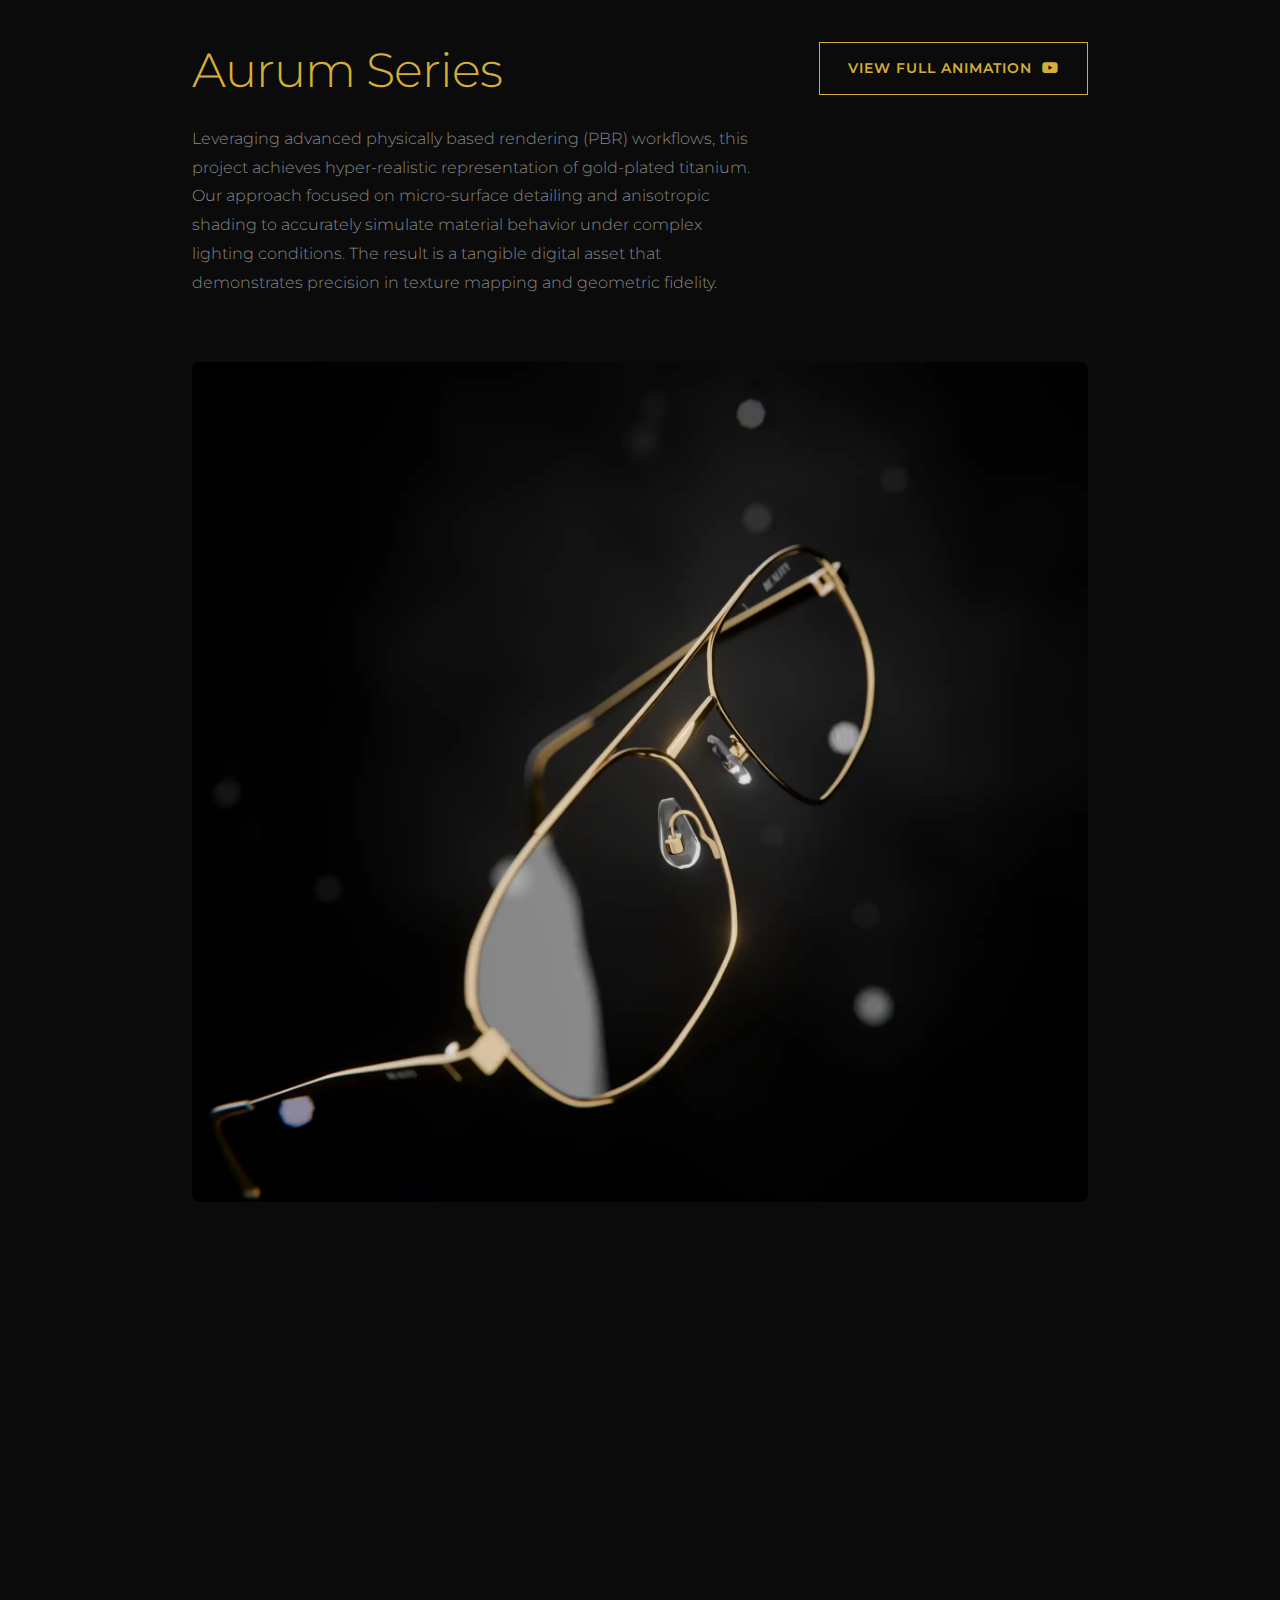
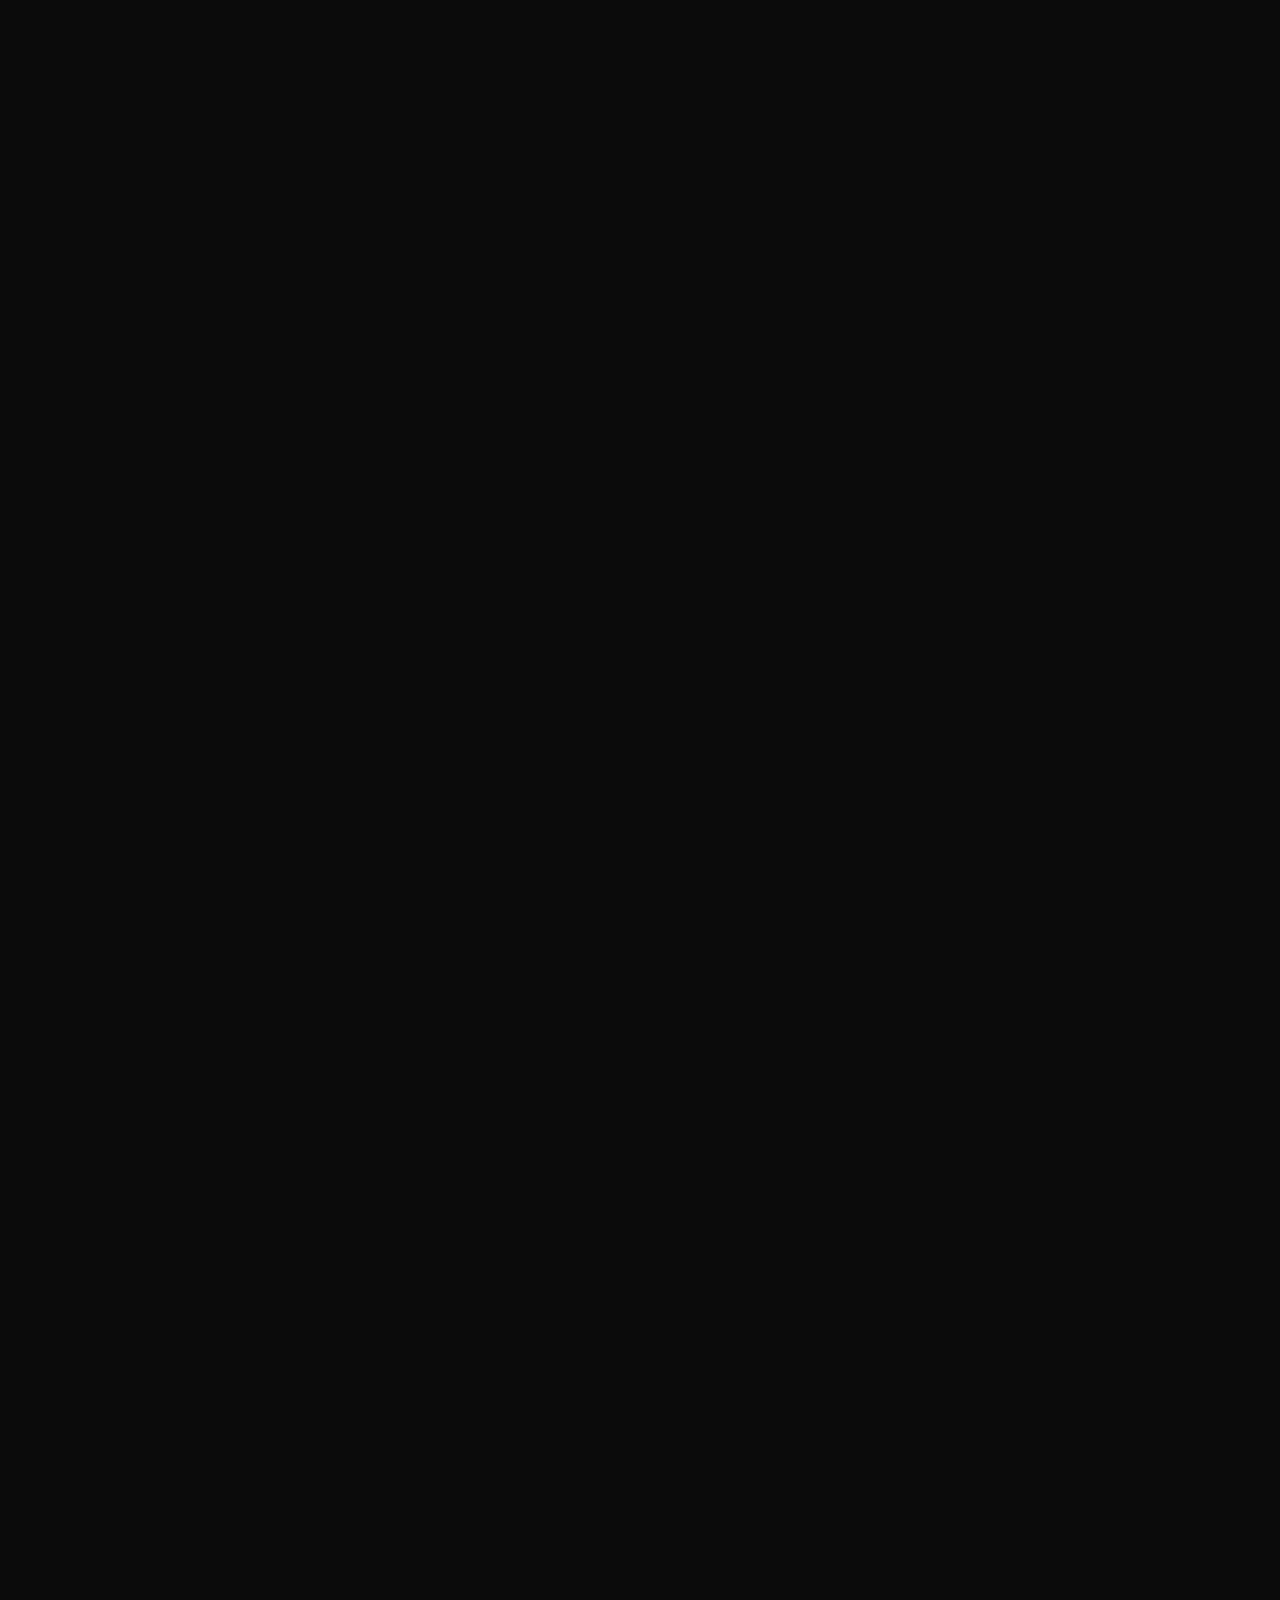
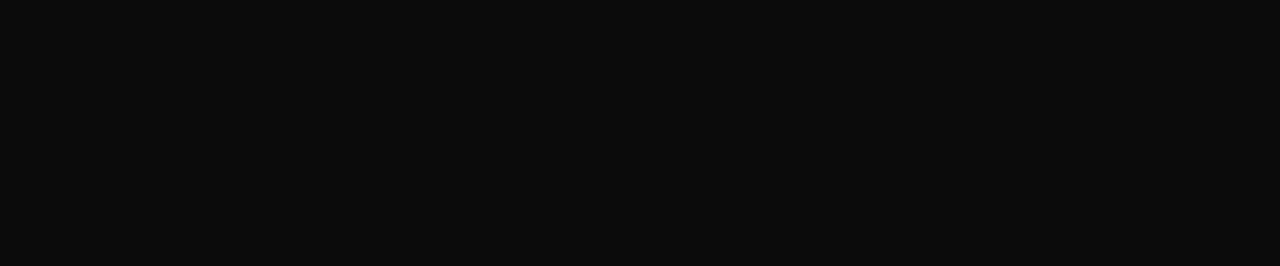
<file: project1.html>
<!DOCTYPE html>
<html lang="en">
<head>
    <meta charset="UTF-8">
    <meta name="viewport" content="width=device-width, initial-scale=1.0">
    <title>Project 1 | Reality Studios</title>
    <link rel="stylesheet" href="projectStyle.css">
    <link rel="stylesheet" href="https://cdnjs.cloudflare.com/ajax/libs/font-awesome/6.4.0/css/all.min.css">
</head>
<body>

    <header class="project-header">
        <div class="header-content">
            <h1>Aurum Series</h1>
            <p>Leveraging advanced physically based rendering (PBR) workflows, this project achieves hyper-realistic representation of gold-plated titanium. Our approach focused on micro-surface detailing and anisotropic shading to accurately simulate material behavior under complex lighting conditions. The result is a tangible digital asset that demonstrates precision in texture mapping and geometric fidelity.</p>
        </div>
        <a href="https://youtube.com/shorts/jZYyJaM46Pk" target="_blank" class="btn-primary">View Full Animation <i class="fab fa-youtube"></i></a>
    </header>

    <!-- Masonry Grid Container -->
    <main class="masonry-container">
        
        <!-- Item 1: Big Feature -->
        <div class="masonry-item big">
            <img src="images/pro_1/a_compressed.webp" alt="Studio Shot A">
        </div>

        <!-- Item 2: Tall Vertical -->
        <div class="masonry-item tall">
            <img src="images/pro_1/d_compressed.webp" alt="Studio Shot D (Tall)">
        </div>

        <!-- Item 3: Standard -->
        <div class="masonry-item">
            <img src="images/pro_1/b_compressed.webp" alt="Studio Shot B">
        </div>

        <!-- Item 4: Wide Horizontal -->
        <div class="masonry-item wide">
            <img src="images/pro_1/h_compressed.webp" alt="Studio Shot H (Wide)">
        </div>

        <!-- Item 5: Standard -->
        <div class="masonry-item">
            <img src="images/pro_1/e_compressed.webp" alt="Studio Shot E">
        </div>

        <!-- Item 6: Tall -->
        <div class="masonry-item tall">
            <img src="images/pro_1/g_compressed.webp" alt="Studio Shot G">
        </div>

        <!-- Item 7: Standard -->
        <div class="masonry-item">
            <img src="images/pro_1/f_compressed.webp" alt="Studio Shot F">
        </div>

    </main>

    <script src="projectScript.js"></script>
</body>
</html>
</file>
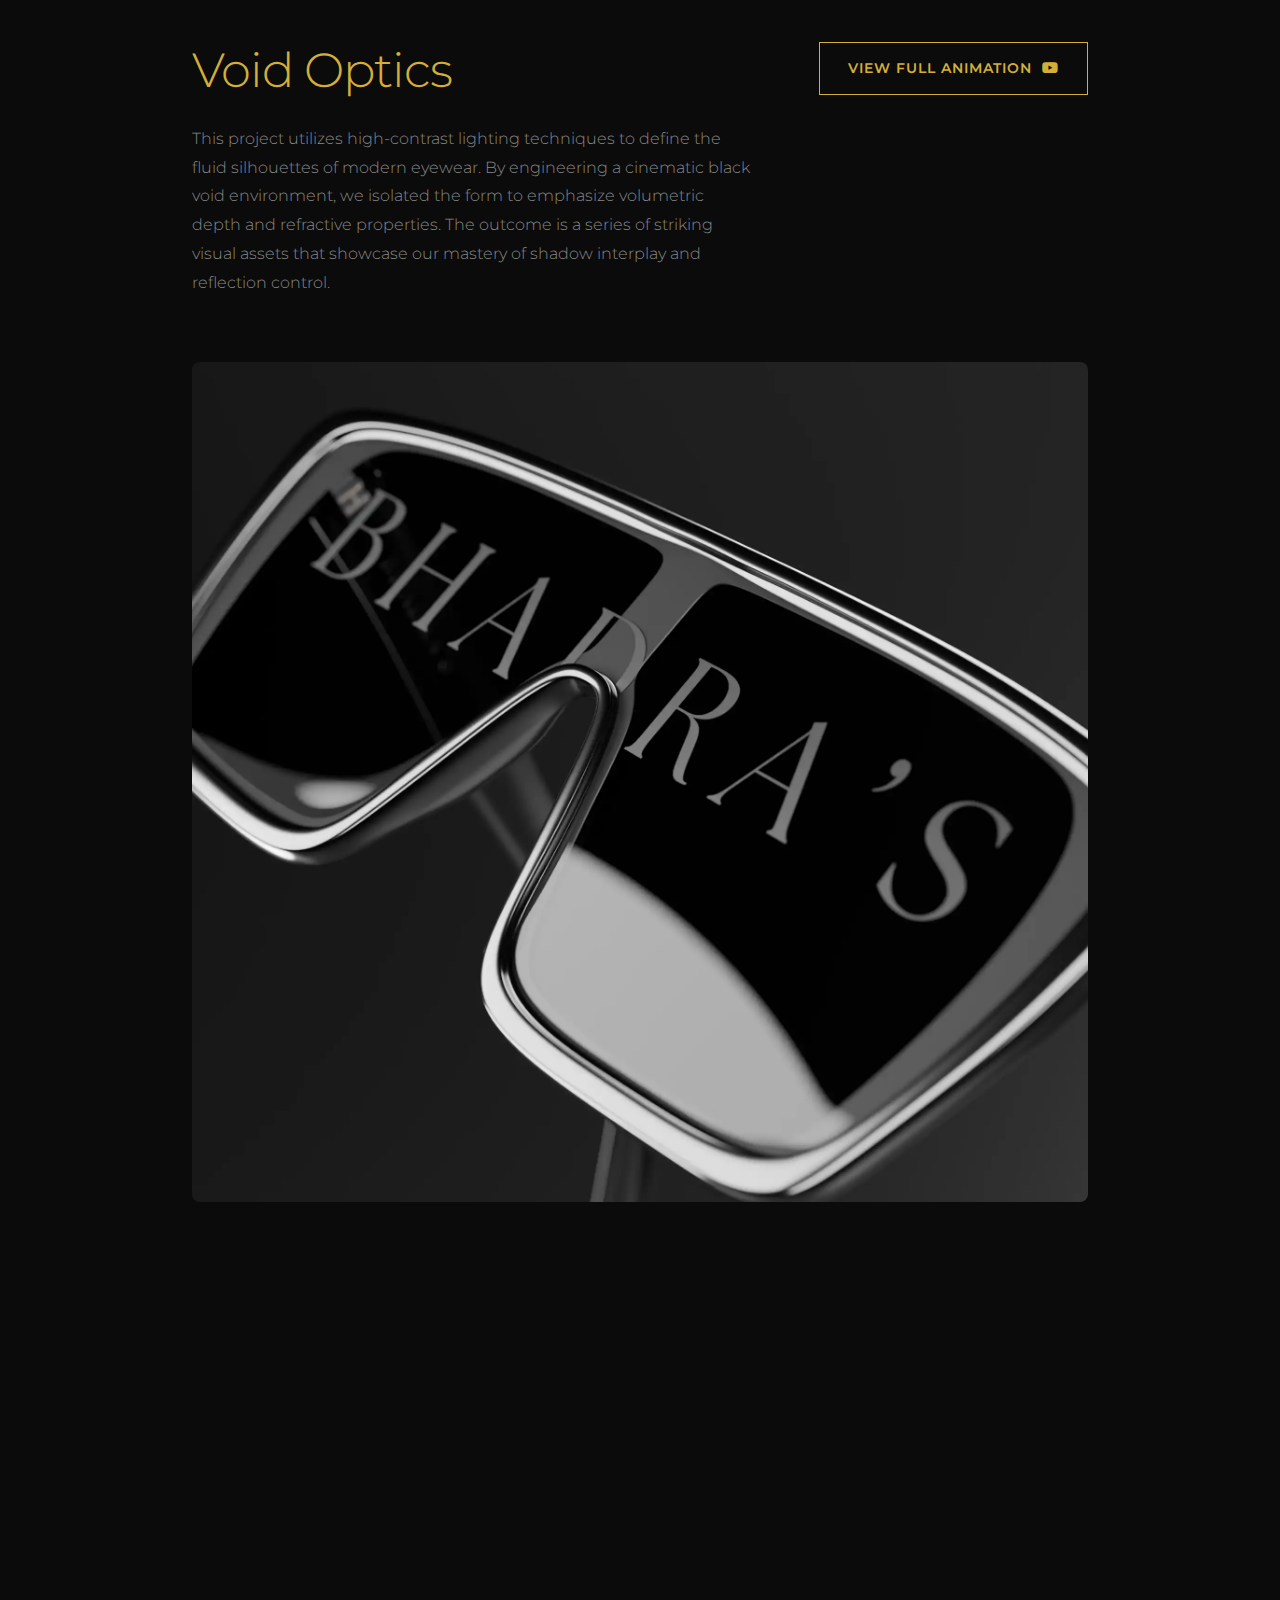
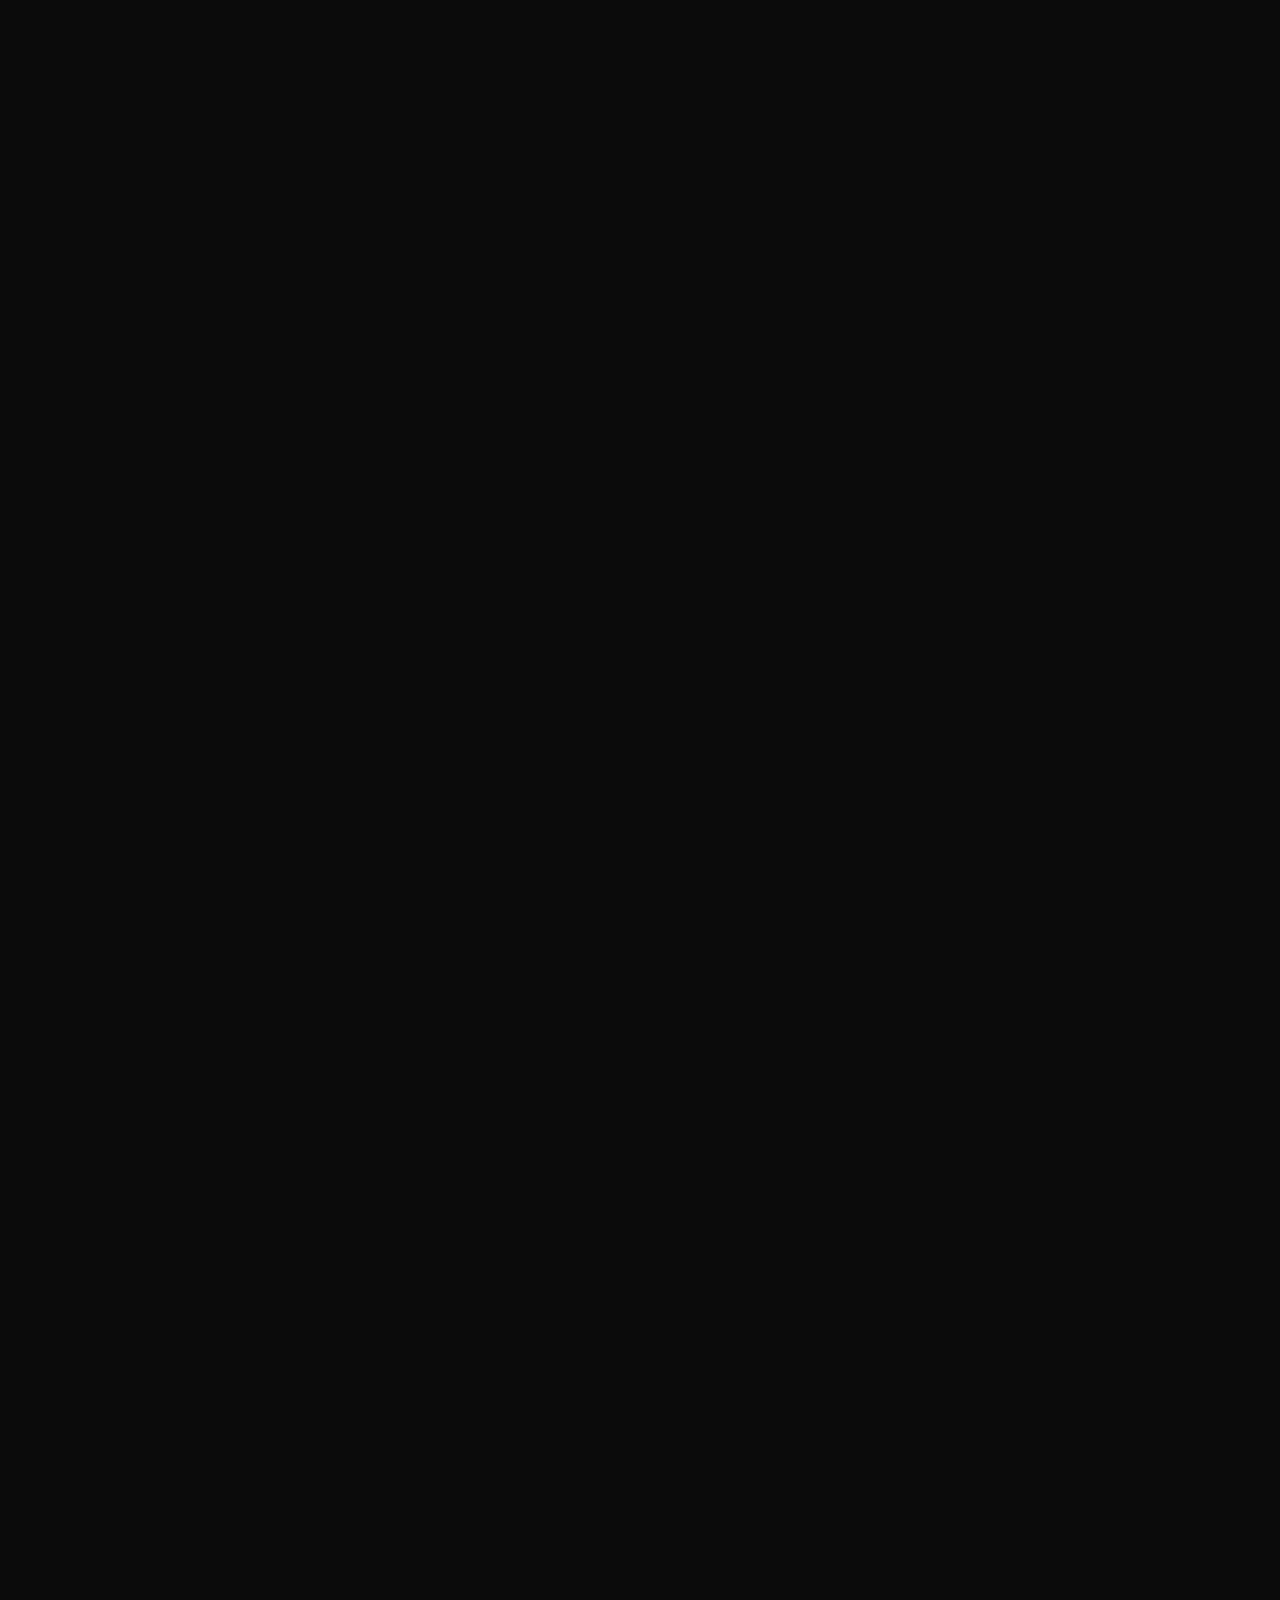
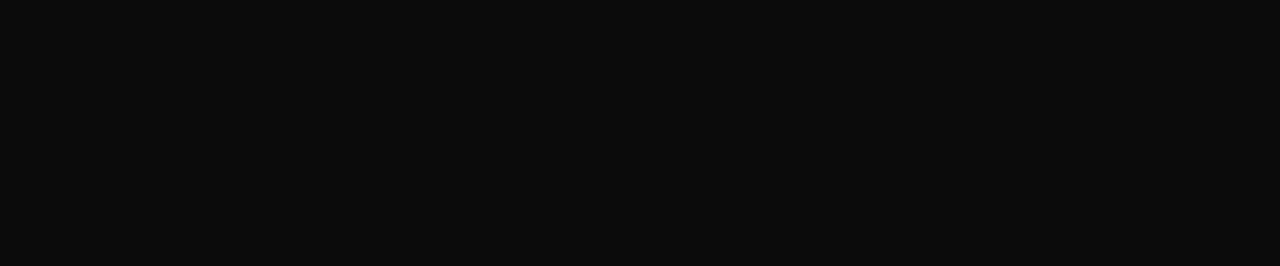
<file: project2.html>
<!DOCTYPE html>
<html lang="en">
<head>
    <meta charset="UTF-8">
    <meta name="viewport" content="width=device-width, initial-scale=1.0">
    <title>Project 2 | Reality Studios</title>
    <link rel="stylesheet" href="projectStyle.css">
    <link rel="stylesheet" href="https://cdnjs.cloudflare.com/ajax/libs/font-awesome/6.4.0/css/all.min.css">
</head>
<body>

    <header class="project-header">
        <div class="header-content">
            <h1>Void Optics</h1>
            <p>This project utilizes high-contrast lighting techniques to define the fluid silhouettes of modern eyewear. By engineering a cinematic black void environment, we isolated the form to emphasize volumetric depth and refractive properties. The outcome is a series of striking visual assets that showcase our mastery of shadow interplay and reflection control.</p>
        </div>
        <a href="https://youtube.com/shorts/zwbPDeK86ZU" target="_blank" class="btn-primary">View Full Animation <i class="fab fa-youtube"></i></a>
    </header>

    <!-- Masonry Grid Container -->
    <main class="masonry-container">
        
        <!-- Item 1: Big Feature -->
        <div class="masonry-item big">
            <img src="images/pro_2/b_compressed.webp" alt="Studio Shot B">
        </div>

        <!-- Item 2: Tall Vertical -->
        <div class="masonry-item tall">
            <img src="images/pro_2/j_compressed.webp" alt="Studio Shot J (Tall)">
        </div>

        <!-- Item 3: Standard -->
        <div class="masonry-item">
            <img src="images/pro_2/f_compressed.webp" alt="Studio Shot F">
        </div>

        <!-- Item 4: Wide Horizontal -->
        <div class="masonry-item wide">
            <img src="images/pro_2/e_compressed.webp" alt="Studio Shot E (Wide)">
        </div>

        <!-- Item 5: Standard -->
        <div class="masonry-item">
            <img src="images/pro_2/a_compressed.webp" alt="Studio Shot A">
        </div>

        <!-- Item 6: Tall -->
        <div class="masonry-item tall">
            <img src="images/pro_2/h_compressed.webp" alt="Studio Shot H">
        </div>

        <!-- Item 7: Standard -->
        <div class="masonry-item">
            <img src="images/pro_2/g_compressed.webp" alt="Studio Shot G">
        </div>

    </main>

    <script src="projectScript.js"></script>
</body>
</html>
</file>
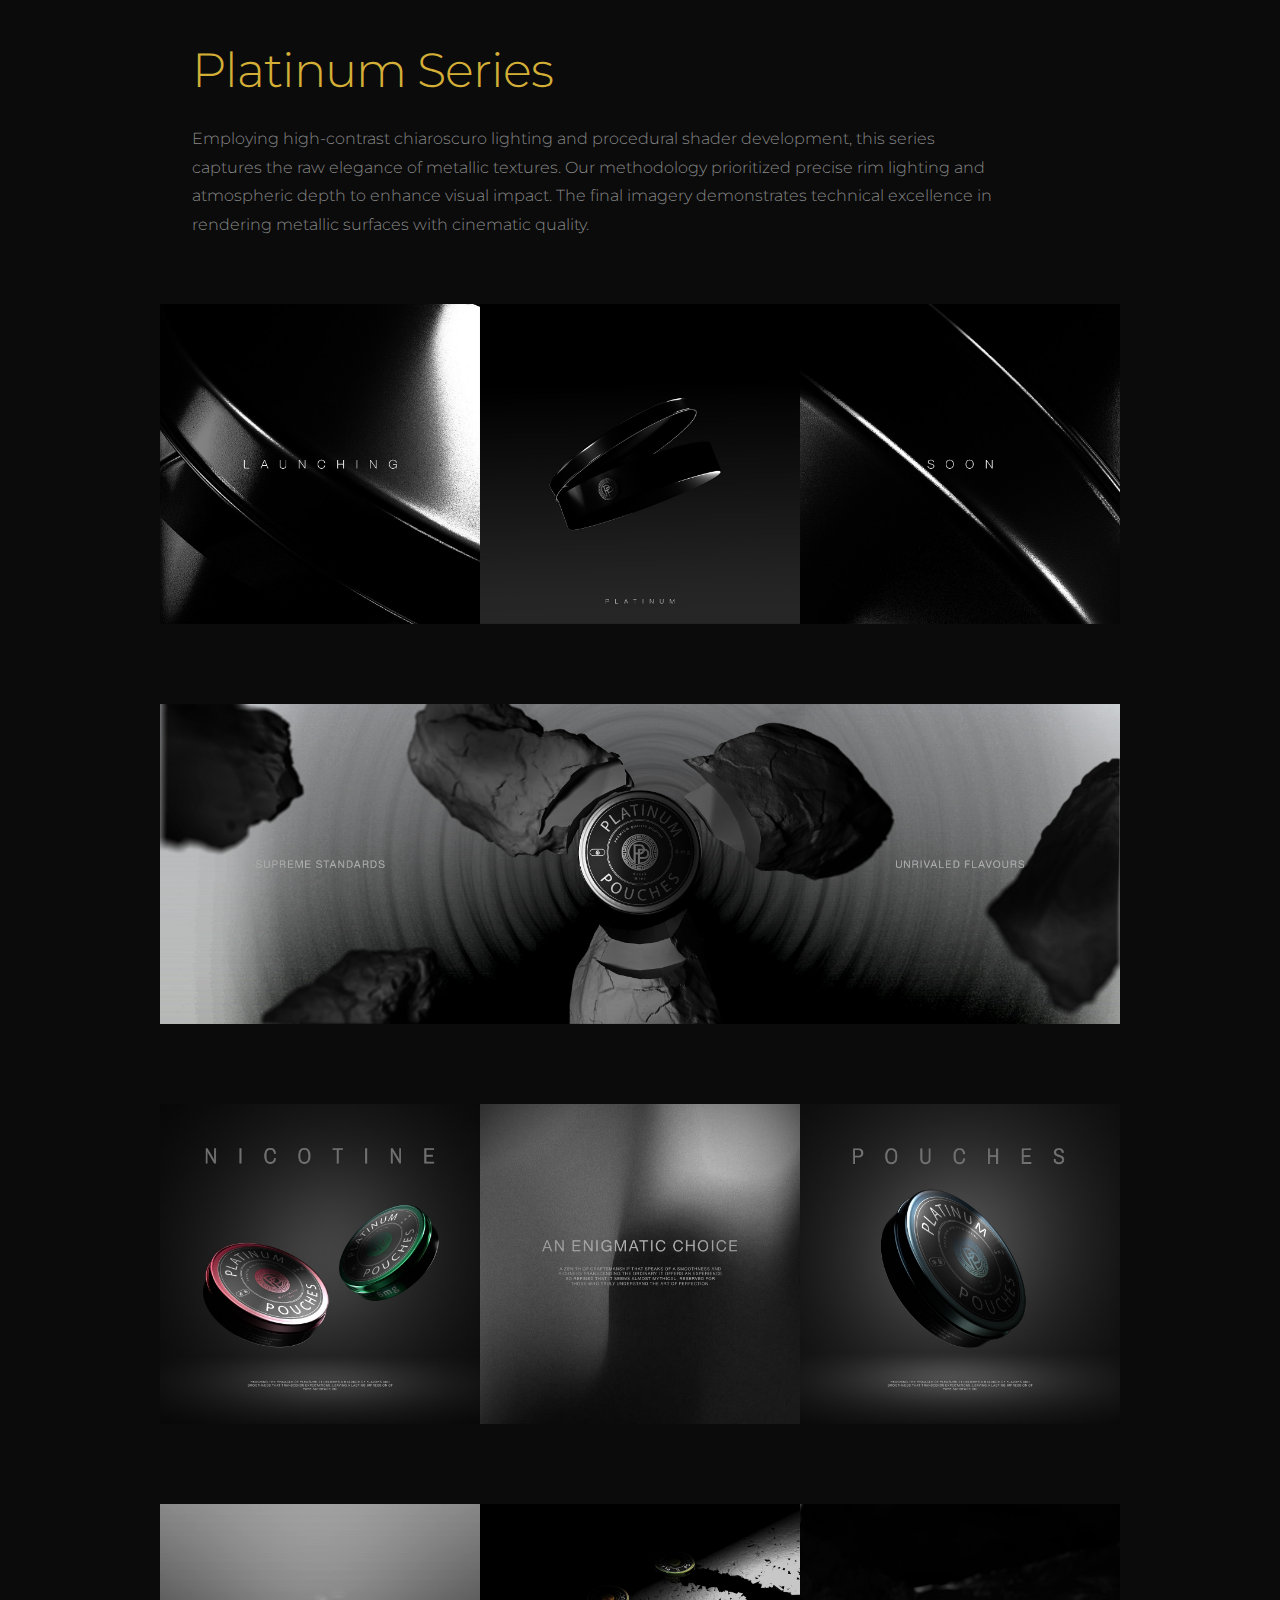
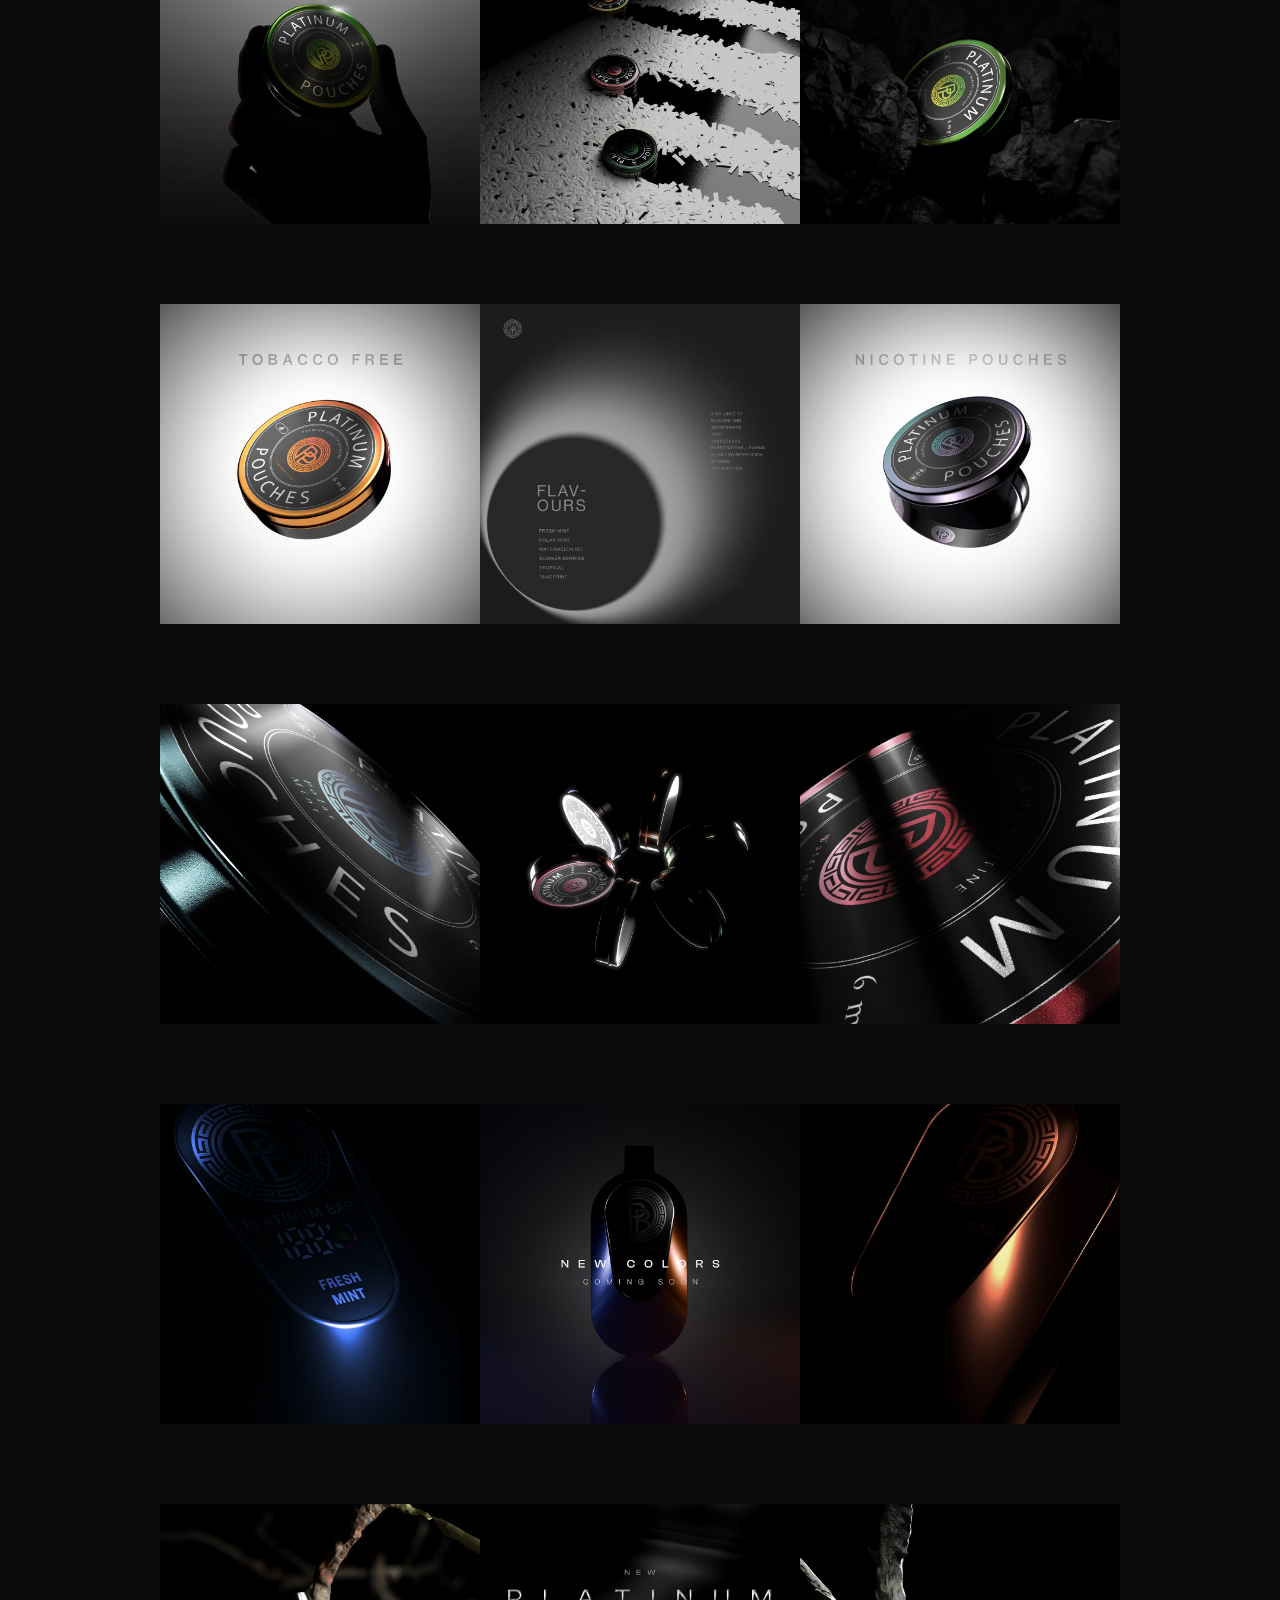
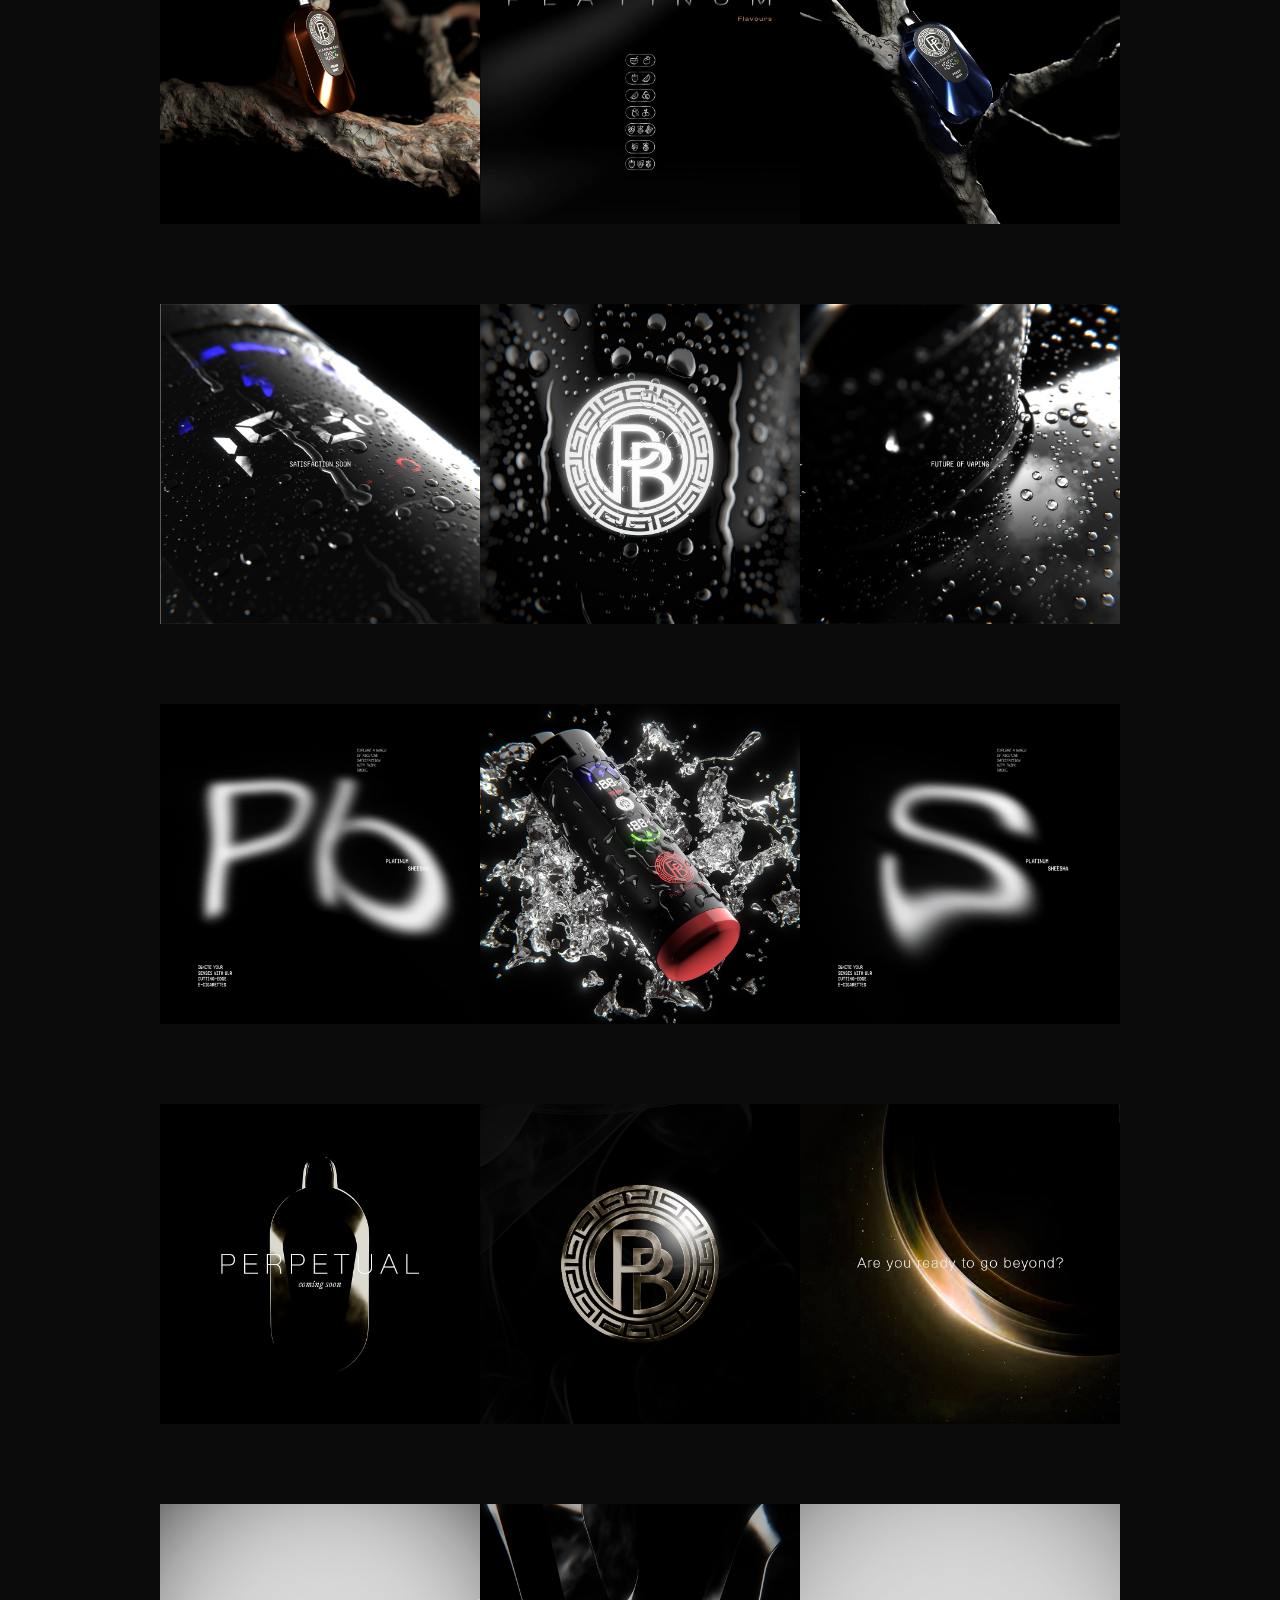
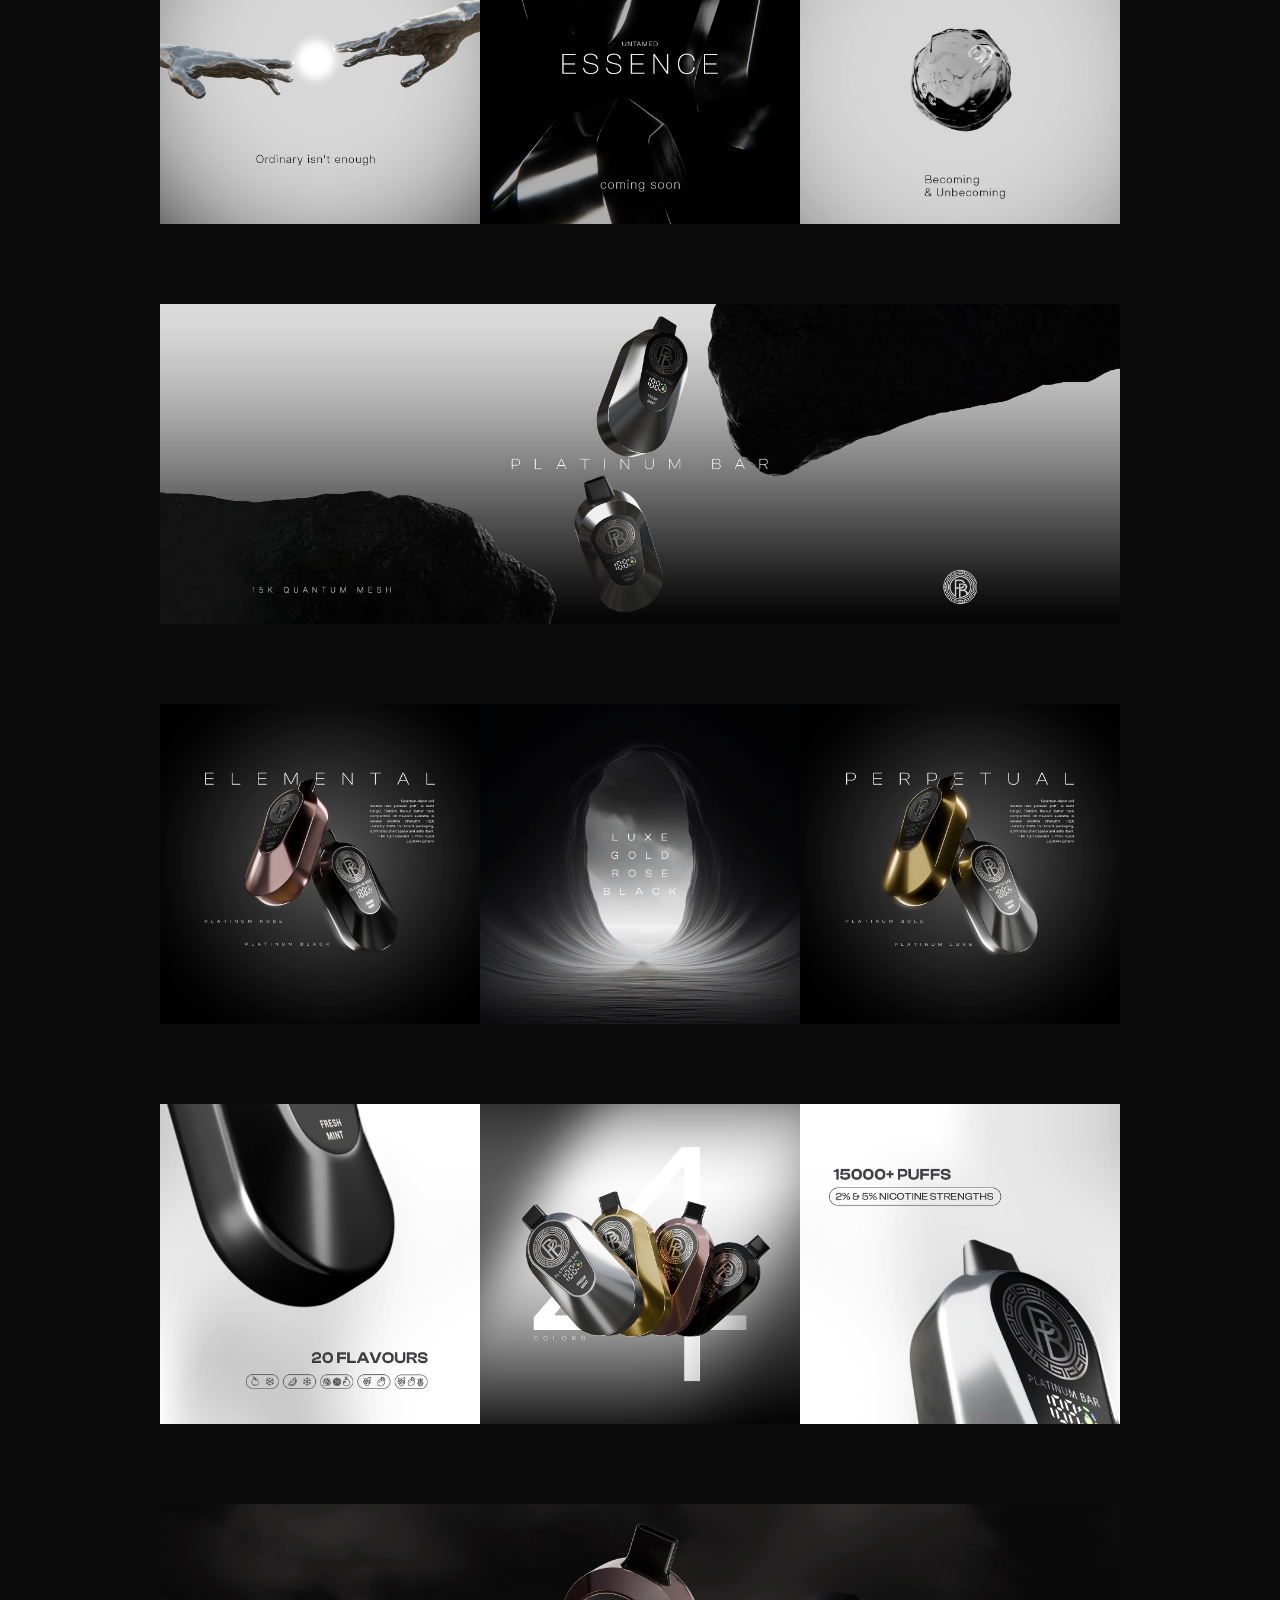
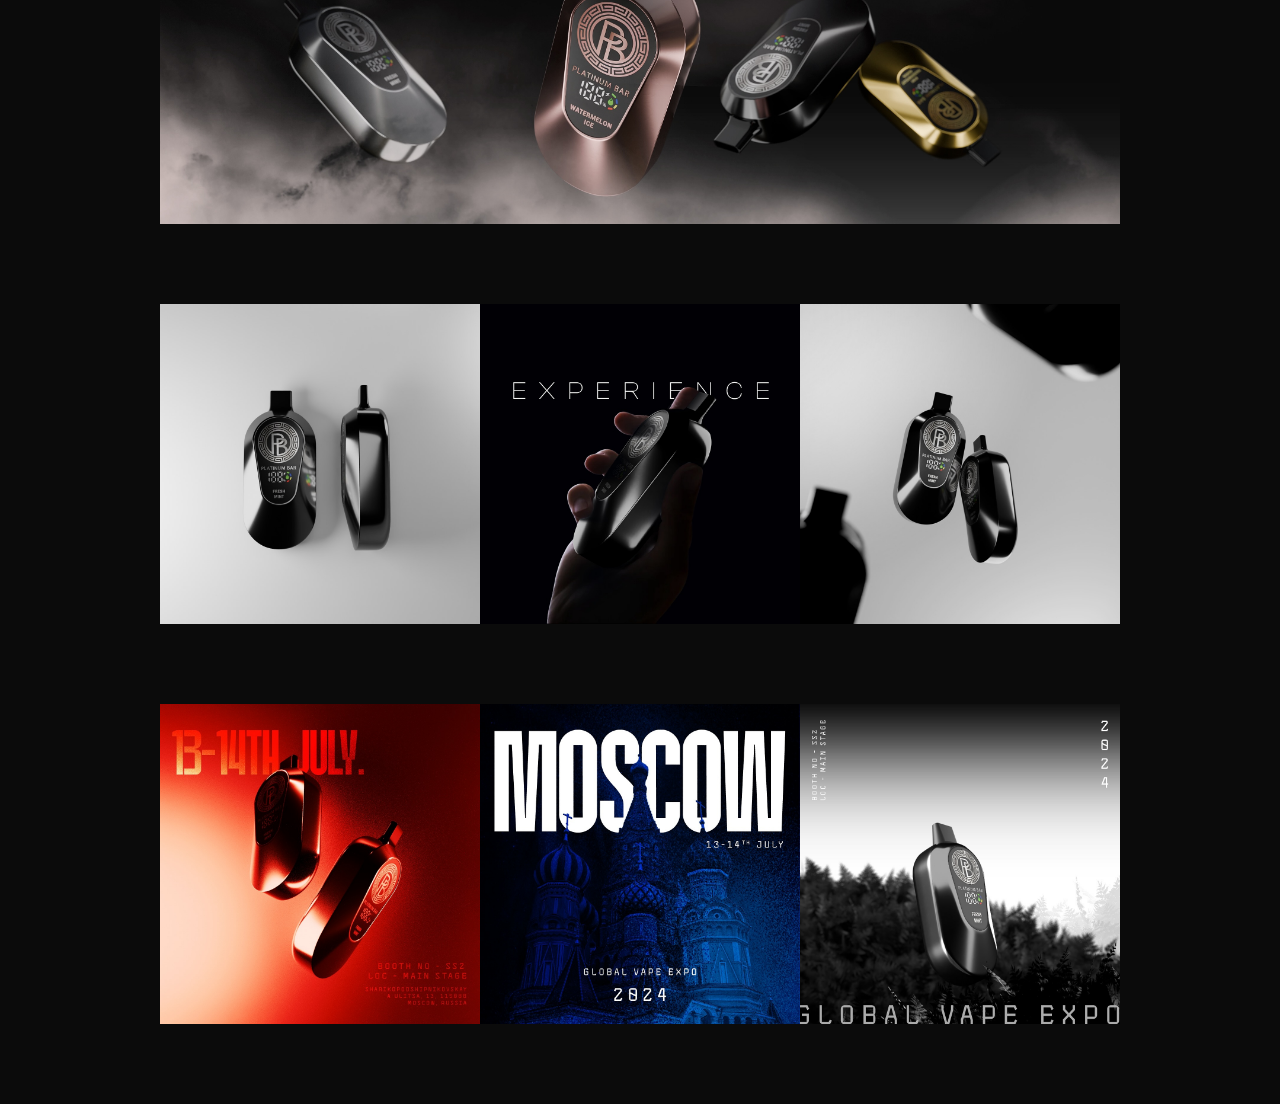
<file: project3.html>
<!DOCTYPE html>
<html lang="en">
<head>
    <meta charset="UTF-8">
    <meta name="viewport" content="width=device-width, initial-scale=1.0">
    <title>Platinum Series | Reality Studios</title>
    <link rel="stylesheet" href="projectStyle.css">
    <link rel="stylesheet" href="https://cdnjs.cloudflare.com/ajax/libs/font-awesome/6.4.0/css/all.min.css">
    <style>
        .masonry-container.three-col {
            display: grid;
            grid-template-columns: repeat(3, 1fr);
            gap: 0 !important;
            padding: 0 !important;
            width: 75%; 
            margin: 0 auto !important; 
        }
        
        .masonry-container.three-col .masonry-item {
            border-radius: 0 !important;
            aspect-ratio: 1 / 1;
            width: 100%;
            position: relative;
            transform: none !important; 
            opacity: 1 !important;
            margin: 0 !important;
            overflow: hidden;
        }

        .masonry-container.three-col .masonry-item img {
            width: 100%;
            height: 100%;
            object-fit: cover;
            display: block;
            transition: transform 0.5s ease;
        }

        .masonry-container.three-col .masonry-item:hover img {
            transform: scale(1.05);
            z-index: 2;
        }

        @media (max-width: 768px) {
            .masonry-container.three-col {
                width: 95%;
                grid-template-columns: repeat(3, 1fr); 
            }
        }
    </style>
</head>
<body>

    <header class="project-header">
        <div class="header-content">
            <h1>Platinum Series</h1>
            <p>Employing high-contrast chiaroscuro lighting and procedural shader development, this series captures the raw elegance of metallic textures. Our methodology prioritized precise rim lighting and atmospheric depth to enhance visual impact. The final imagery demonstrates technical excellence in rendering metallic surfaces with cinematic quality.</p>
        </div>
    </header>

    <main class="masonry-container three-col">

        <div class="masonry-item">
            <img src="images/plat/0053_2024-08-02_12-55-11_UTC.jpg" alt="0053_2024-08-02_12-55-11_UTC.jpg">
        </div>

        <div class="masonry-item">
            <img src="images/plat/0052_2024-08-01_13-27-21_UTC.jpg" alt="0052_2024-08-01_13-27-21_UTC.jpg">
        </div>

        <div class="masonry-item">
            <img src="images/plat/0051_2024-07-31_13-23-27_UTC.jpg" alt="0051_2024-07-31_13-23-27_UTC.jpg">
        </div>

        <div class="masonry-item">
            <img src="images/plat/0056_2024-08-10_13-08-48_UTC.jpg" alt="0056_2024-08-10_13-08-48_UTC.jpg">
        </div>

        <div class="masonry-item">
            <img src="images/plat/0055_2024-08-08_14-26-40_UTC.jpg" alt="0055_2024-08-08_14-26-40_UTC.jpg">
        </div>

        <div class="masonry-item">
            <img src="images/plat/0054_2024-08-07_15-09-49_UTC.jpg" alt="0054_2024-08-07_15-09-49_UTC.jpg">
        </div>

        <div class="masonry-item">
            <img src="images/plat/0059_2024-08-13_12-30-00_UTC.jpg" alt="0059_2024-08-13_12-30-00_UTC.jpg">
        </div>

        <div class="masonry-item">
            <img src="images/plat/0058_2024-08-12_14-43-36_UTC.jpg" alt="0058_2024-08-12_14-43-36_UTC.jpg">
        </div>

        <div class="masonry-item">
            <img src="images/plat/0057_2024-08-11_14-24-17_UTC.jpg" alt="0057_2024-08-11_14-24-17_UTC.jpg">
        </div>

        <div class="masonry-item">
            <img src="images/plat/0062_2024-08-20_14-00-00_UTC.jpg" alt="0062_2024-08-20_14-00-00_UTC.jpg">
        </div>

        <div class="masonry-item">
            <img src="images/plat/0061_2024-08-19_14-00-00_UTC.jpg" alt="0061_2024-08-19_14-00-00_UTC.jpg">
        </div>

        <div class="masonry-item">
            <img src="images/plat/0060_2024-08-18_14-08-49_UTC.jpg" alt="0060_2024-08-18_14-08-49_UTC.jpg">
        </div>

        <div class="masonry-item">
            <img src="images/plat/0064_2024-08-25_12-00-00_UTC.jpg" alt="0064_2024-08-25_12-00-00_UTC.jpg">
        </div>

        <div class="masonry-item">
            <img src="images/plat/0064_2024-08-24_12-00-00_UTC.jpg" alt="0064_2024-08-24_12-00-00_UTC.jpg">
        </div>

        <div class="masonry-item">
            <img src="images/plat/0063_2024-08-23_12-00-00_UTC.jpg" alt="0063_2024-08-23_12-00-00_UTC.jpg">
        </div>

        <div class="masonry-item">
            <img src="images/plat/0067_2024-08-31_14-52-36_UTC.jpg" alt="0067_2024-08-31_14-52-36_UTC.jpg">
        </div>

        <div class="masonry-item">
            <img src="images/plat/0066_2024-08-29_12-48-42_UTC.jpg" alt="0066_2024-08-29_12-48-42_UTC.jpg">
        </div>

        <div class="masonry-item">
            <img src="images/plat/0065_2024-08-27_14-57-07_UTC.jpg" alt="0065_2024-08-27_14-57-07_UTC.jpg">
        </div>

        <div class="masonry-item">
            <img src="images/plat/0069_2024-09-10_10-29-24_UTC.jpg" alt="0069_2024-09-10_10-29-24_UTC.jpg">
        </div>

        <div class="masonry-item">
            <img src="images/plat/0068_2024-09-11_10-06-54_UTC.jpg" alt="0068_2024-09-11_10-06-54_UTC.jpg">
        </div>

        <div class="masonry-item">
            <img src="images/plat/0068_2024-09-10_10-06-54_UTC.jpg" alt="0068_2024-09-10_10-06-54_UTC.jpg">
        </div>

        <div class="masonry-item">
            <img src="images/plat/0072_2024-09-18_13-58-10_UTC.jpg" alt="0072_2024-09-18_13-58-10_UTC.jpg">
        </div>

        <div class="masonry-item">
            <img src="images/plat/0071_2024-09-16_07-07-41_UTC.jpg" alt="0071_2024-09-16_07-07-41_UTC.jpg">
        </div>

        <div class="masonry-item">
            <img src="images/plat/0070_2024-09-13_09-57-31_UTC.jpg" alt="0070_2024-09-13_09-57-31_UTC.jpg">
        </div>

        <div class="masonry-item">
            <img src="images/plat/0076_2024-10-02_11-22-50_UTC.jpg" alt="0076_2024-10-02_11-22-50_UTC.jpg">
        </div>

        <div class="masonry-item">
            <img src="images/plat/0076_2024-10-01_11-22-50_UTC.jpg" alt="0076_2024-10-01_11-22-50_UTC.jpg">
        </div>

        <div class="masonry-item">
            <img src="images/plat/0076_2024-09-30_11-22-50_UTC.jpg" alt="0076_2024-09-30_11-22-50_UTC.jpg">
        </div>

        <div class="masonry-item">
            <img src="images/plat/0078_2024-10-10_11-49-56_UTC.jpg" alt="0078_2024-10-10_11-49-56_UTC.jpg">
        </div>

        <div class="masonry-item">
            <img src="images/plat/0078_2024-10-10_10-49-56_UTC.jpg" alt="0078_2024-10-10_10-49-56_UTC.jpg">
        </div>

        <div class="masonry-item">
            <img src="images/plat/0077_2024-10-04_12-25-11_UTC.jpg" alt="0077_2024-10-04_12-25-11_UTC.jpg">
        </div>

        <div class="masonry-item">
            <img src="images/plat/0009_2024-05-07_15-12-08_UTC.jpg" alt="0009_2024-05-07_15-12-08_UTC.jpg">
        </div>

        <div class="masonry-item">
            <img src="images/plat/0008_2024-04-23_15-26-05_UTC.jpg" alt="0008_2024-04-23_15-26-05_UTC.jpg">
        </div>

        <div class="masonry-item">
            <img src="images/plat/0007_2024-04-20_12-32-58_UTC.jpg" alt="0007_2024-04-20_12-32-58_UTC.jpg">
        </div>

        <div class="masonry-item">
            <img src="images/plat/0014_2024-05-22_08-30-20_UTC.jpg" alt="0014_2024-05-22_08-30-20_UTC.jpg">
        </div>

        <div class="masonry-item">
            <img src="images/plat/0013_2024-05-22_08-29-32_UTC.jpg" alt="0013_2024-05-22_08-29-32_UTC.jpg">
        </div>

        <div class="masonry-item">
            <img src="images/plat/0012_2024-05-14_08-08-40_UTC.jpg" alt="0012_2024-05-14_08-08-40_UTC.jpg">
        </div>

        <div class="masonry-item">
            <img src="images/plat/0017_2024-05-22_08-34-30_UTC.jpg" alt="0017_2024-05-22_08-34-30_UTC.jpg">
        </div>

        <div class="masonry-item">
            <img src="images/plat/0016_2024-05-22_08-34-00_UTC.jpg" alt="0016_2024-05-22_08-34-00_UTC.jpg">
        </div>

        <div class="masonry-item">
            <img src="images/plat/0015_2024-05-22_08-33-11_UTC.jpg" alt="0015_2024-05-22_08-33-11_UTC.jpg">
        </div>

        <div class="masonry-item">
            <img src="images/plat/0020_2024-06-03_15-53-30_UTC.jpg" alt="0020_2024-06-03_15-53-30_UTC.jpg">
        </div>

        <div class="masonry-item">
            <img src="images/plat/0019_2024-06-03_15-52-15_UTC.jpg" alt="0019_2024-06-03_15-52-15_UTC.jpg">
        </div>

        <div class="masonry-item">
            <img src="images/plat/0018_2024-06-03_15-51-27_UTC.jpg" alt="0018_2024-06-03_15-51-27_UTC.jpg">
        </div>

        <div class="masonry-item">
            <img src="images/plat/0023_2024-06-07_11-00-00_UTC.jpg" alt="0023_2024-06-07_11-00-00_UTC.jpg">
        </div>

        <div class="masonry-item">
            <img src="images/plat/0022_2024-06-07_09-00-00_UTC.jpg" alt="0022_2024-06-07_09-00-00_UTC.jpg">
        </div>

        <div class="masonry-item">
            <img src="images/plat/0021_2024-06-07_07-16-13_UTC.jpg" alt="0021_2024-06-07_07-16-13_UTC.jpg">
        </div>

        <div class="masonry-item">
            <img src="images/plat/0032_2024-06-14_08-05-11_UTC.jpg" alt="0032_2024-06-14_08-05-11_UTC.jpg">
        </div>

        <div class="masonry-item">
            <img src="images/plat/0031_2024-06-14_08-03-24_UTC.jpg" alt="0031_2024-06-14_08-03-24_UTC.jpg">
        </div>

        <div class="masonry-item">
            <img src="images/plat/0030_2024-06-14_08-01-34_UTC.jpg" alt="0030_2024-06-14_08-01-34_UTC.jpg">
        </div>

        <div class="masonry-item">
            <img src="images/plat/0038_2024-07-01_09-44-44_UTC.jpg" alt="0038_2024-07-01_09-44-44_UTC.jpg">
        </div>

        <div class="masonry-item">
            <img src="images/plat/0037_2024-07-01_09-43-45_UTC.jpg" alt="0037_2024-07-01_09-43-45_UTC.jpg">
        </div>

        <div class="masonry-item">
            <img src="images/plat/0036_2024-06-27_10-04-41_UTC.jpg" alt="0036_2024-06-27_10-04-41_UTC.jpg">
        </div>

        <div class="masonry-item">
            <img src="images/plat/0041_2024-07-08_12-36-05_UTC.jpg" alt="0041_2024-07-08_12-36-05_UTC.jpg">
        </div>

        <div class="masonry-item">
            <img src="images/plat/0040_2024-07-06_14-16-15_UTC.jpg" alt="0040_2024-07-06_14-16-15_UTC.jpg">
        </div>

        <div class="masonry-item">
            <img src="images/plat/0039_2024-07-04_12-02-46_UTC.jpg" alt="0039_2024-07-04_12-02-46_UTC.jpg">
        </div>

    </main>

    <script src="projectScript.js"></script>
</body>
</html>
</file>
<file: projectStyle.css>
/* --- CSS Variables & Reset --- */
@import url('https://fonts.googleapis.com/css2?family=Montserrat:wght@300;400;600;700&display=swap');

:root {
    --bg-color: #0b0b0b;
    --card-bg: #141414;
    --text-main: #e5e5e5;
    --text-muted: #888;
    --accent-gold: #d4af37;
    --gap-size: 2.5rem; /* Increased gap for better spacing */
    --radius: 8px;
}

* {
    box-sizing: border-box;
    margin: 0;
    padding: 0;
}

body {
    font-family: 'Montserrat', sans-serif;
    background-color: var(--bg-color);
    color: var(--text-main);
    line-height: 1.6;
    overflow-x: hidden; /* Prevent horizontal scroll */
}

a { text-decoration: none; color: inherit; transition: 0.3s; }

/* --- Navigation --- */
.back-nav {
    padding: 2rem 5%;
}

.back-nav a {
    font-size: 0.9rem;
    color: var(--text-muted);
    font-weight: 600;
    display: inline-flex;
    align-items: center;
    gap: 8px;
}

.back-nav a:hover {
    color: var(--accent-gold);
    transform: translateX(-5px);
}

/* --- Header --- */
.project-header {
    padding: 2rem 15% 4rem 15%; /* Adjusted padding for better alignment with grid */
    max-width: 100%; /* Allow full width */
    margin: 0 auto;
    animation: fadeInDown 0.8s ease-out;
    display: flex;
    justify-content: space-between;
    align-items: flex-start;
    gap: 4rem;
    text-align: left; /* Left align text */
}

.header-content {
    flex: 1;
    max-width: 800px;
}

.project-header h1 {
    font-size: 3rem;
    font-weight: 300;
    color: var(--accent-gold);
    margin-bottom: 1rem;
    letter-spacing: -1px;
}

.project-header p {
    color: var(--text-muted);
    font-size: 1rem;
    font-weight: 300;
    line-height: 1.8;
}

.project-header .btn-primary {
    /* Re-using btn-primary styles but ensuring specific fit here */
    padding: 14px 28px;
    border: 1px solid #d4af37;
    color: #d4af37;
    background: transparent;
    font-family: 'Montserrat', sans-serif;
    font-weight: 600;
    text-transform: uppercase;
    letter-spacing: 1px;
    font-size: 0.9rem;
    cursor: pointer;
    transition: all 0.3s ease;
    white-space: nowrap; /* Prevent button text wrapping */
    display: inline-flex;
    align-items: center;
    gap: 10px;
    margin-top: 10px; /* Visual balance with title */
}

.project-header .btn-primary:hover {
    background: #d4af37;
    color: #0b0b0b;
}

/* Responsive Header */
@media (max-width: 900px) {
    .project-header {
        flex-direction: column;
        align-items: flex-start;
        gap: 2rem;
        padding: 2rem 5%;
    }
    
    .project-header .btn-primary {
        margin-top: 0;
    }
}

/* --- Masonry Layout (CSS Grid Mosaic) --- */
.masonry-container {
    display: grid;
    grid-template-columns: repeat(auto-fill, minmax(400px, 1fr)); 
    grid-auto-rows: 400px; 
    grid-auto-flow: dense; 
    gap: var(--gap-size);
    width: 70%; /* Constrain to 70% of viewport */
    padding: 0 0 4rem 0; 
    margin: 0 auto;
}

.masonry-item {
    background-color: var(--card-bg);
    border-radius: var(--radius);
    overflow: hidden;
    position: relative;
    cursor: pointer;
    padding: 0; /* Removed padding */
    opacity: 0;
    transform: translateY(30px);
    transition: transform 0.3s ease, opacity 0.6s ease;
    border: none; /* Removed border */
}

/* Size Modifiers */
.masonry-item.wide {
    grid-column: span 2;
}

.masonry-item.tall {
    grid-row: span 2;
}

.masonry-item.big {
    grid-column: span 2;
    grid-row: span 2;
}

.masonry-item img {
    width: 100%;
    height: 100%;
    object-fit: cover; /* Critical for grid cells */
    display: block;
    transition: transform 0.5s ease;
}

/* Hover Effects */
.masonry-item:hover img {
    transform: scale(1.05);
}

/* --- Lightbox --- */
#lightbox {
    position: fixed;
    z-index: 9999;
    top: 0;
    left: 0;
    width: 100%;
    height: 100%;
    background: rgba(11, 11, 11, 0.95);
    backdrop-filter: blur(10px);
    display: flex;
    justify-content: center;
    align-items: center;
    opacity: 0;
    pointer-events: none;
    transition: opacity 0.3s ease;
}

#lightbox.active {
    opacity: 1;
    pointer-events: all;
}

#lightbox img {
    max-width: 90%;
    max-height: 90vh;
    border-radius: 4px;
    box-shadow: 0 0 50px rgba(0,0,0,0.5);
    transform: scale(0.95);
    transition: transform 0.3s ease;
}

#lightbox.active img {
    transform: scale(1);
}

.close-lightbox {
    position: absolute;
    top: 30px;
    right: 30px;
    color: #fff;
    font-size: 2rem;
    cursor: pointer;
    background: transparent;
    border: none;
    transition: color 0.3s;
}

.close-lightbox:hover {
    color: var(--accent-gold);
}

/* --- Footer --- */
.project-footer {
    text-align: center;
    padding: 2rem;
    color: var(--text-muted);
    font-size: 0.8rem;
    border-top: 1px solid #1a1a1a;
    margin-top: 2rem;
}

/* --- Animations --- */
@keyframes fadeInDown {
    from { opacity: 0; transform: translateY(-20px); }
    to { opacity: 1; transform: translateY(0); }
}

/* --- Responsive --- */
@media (max-width: 1200px) {
    .masonry-container {
        width: 85%; /* Slightly wider on laptops */
    }
}

@media (max-width: 900px) {
    :root {
        --gap-size: 1.5rem; /* Smaller gap on tablets */
    }
    .masonry-container {
        width: 95%; /* Almost full width on tablets */
        grid-template-columns: repeat(auto-fill, minmax(300px, 1fr));
        grid-auto-rows: 300px;
    }
    .project-header h1 {
        font-size: 2.5rem;
    }
    /* Reset spans for smaller screens if they cause overflow */
    .masonry-item.wide,
    .masonry-item.tall,
    .masonry-item.big {
        grid-column: span 1;
        grid-row: span 1;
    }
}

@media (max-width: 600px) {
    :root {
        --gap-size: 1rem; /* Compact gap on mobile */
    }
    .masonry-container {
        grid-template-columns: 1fr; /* Single column layout */
        grid-auto-rows: 250px;
    }
    /* Ensure items don't try to span on a single column layout */
    .masonry-item.wide,
    .masonry-item.tall,
    .masonry-item.big {
        grid-column: auto;
        grid-row: auto;
    }
}
</file>
